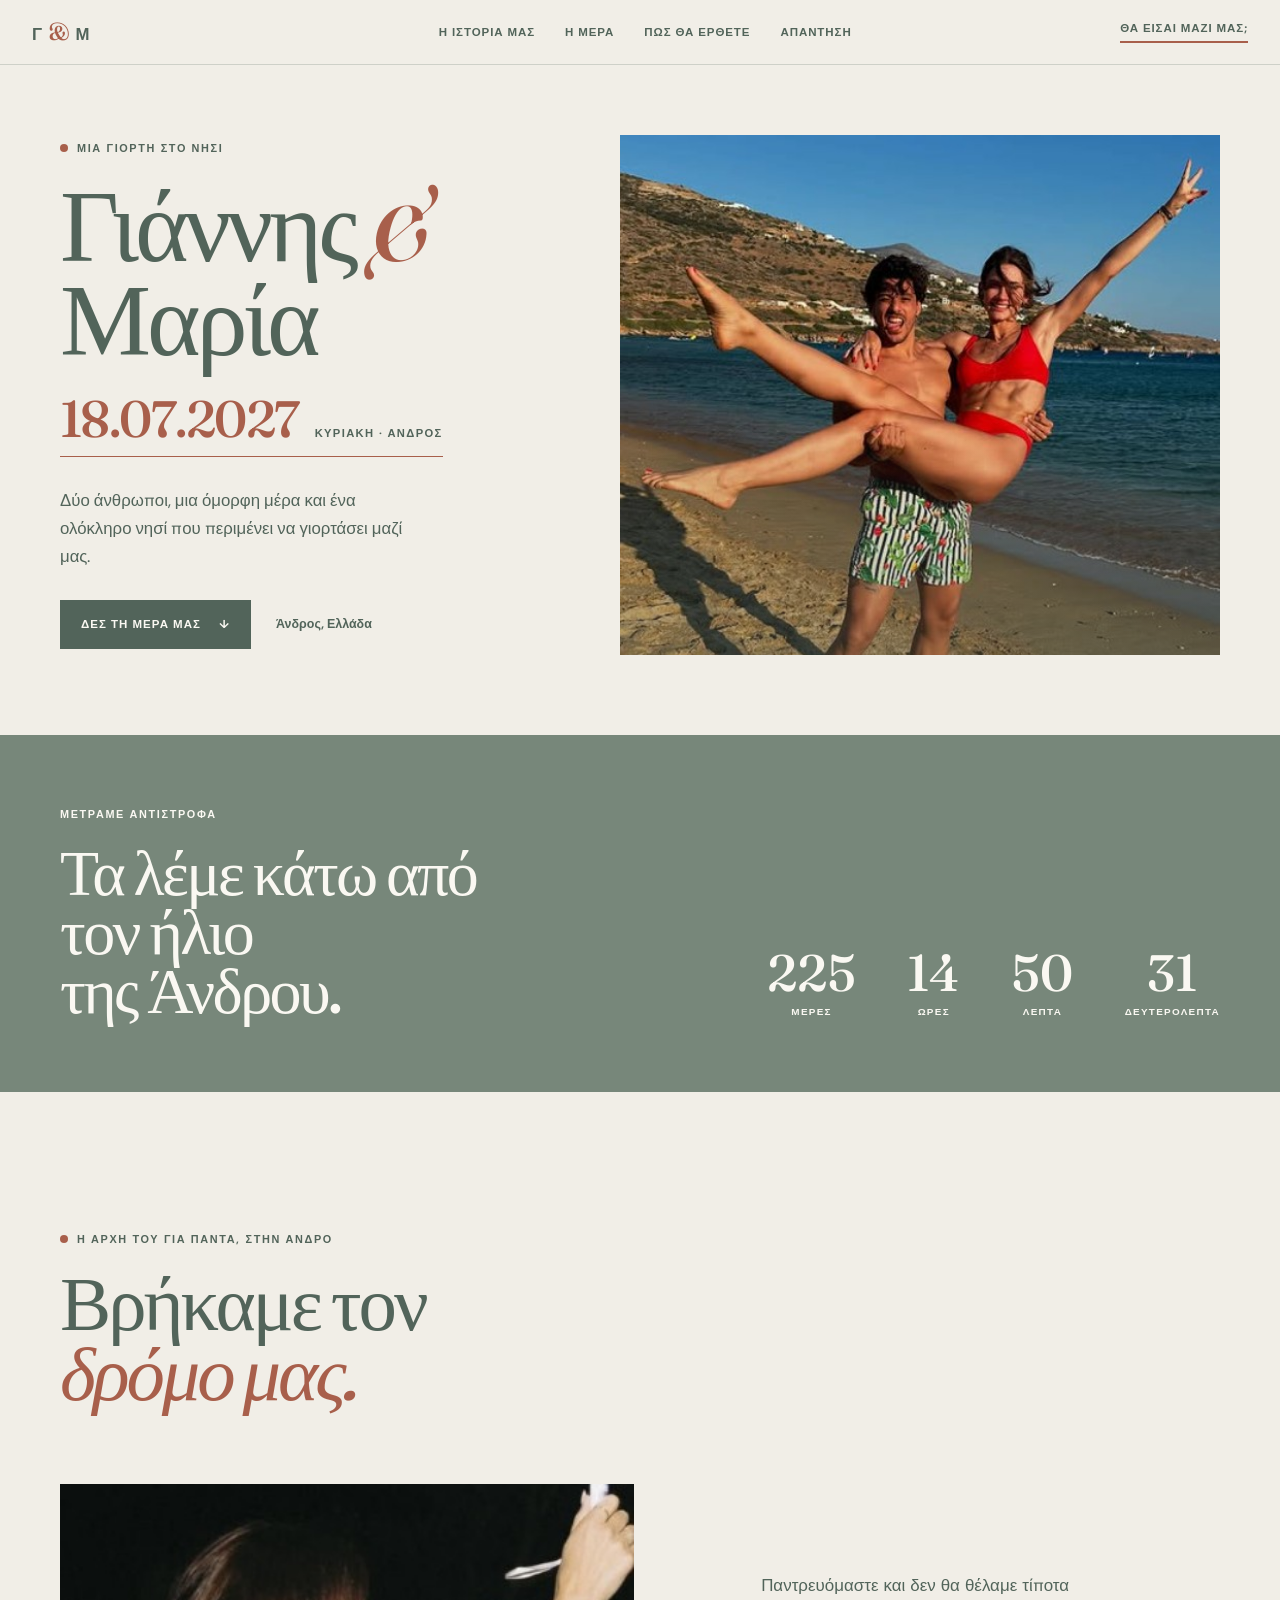
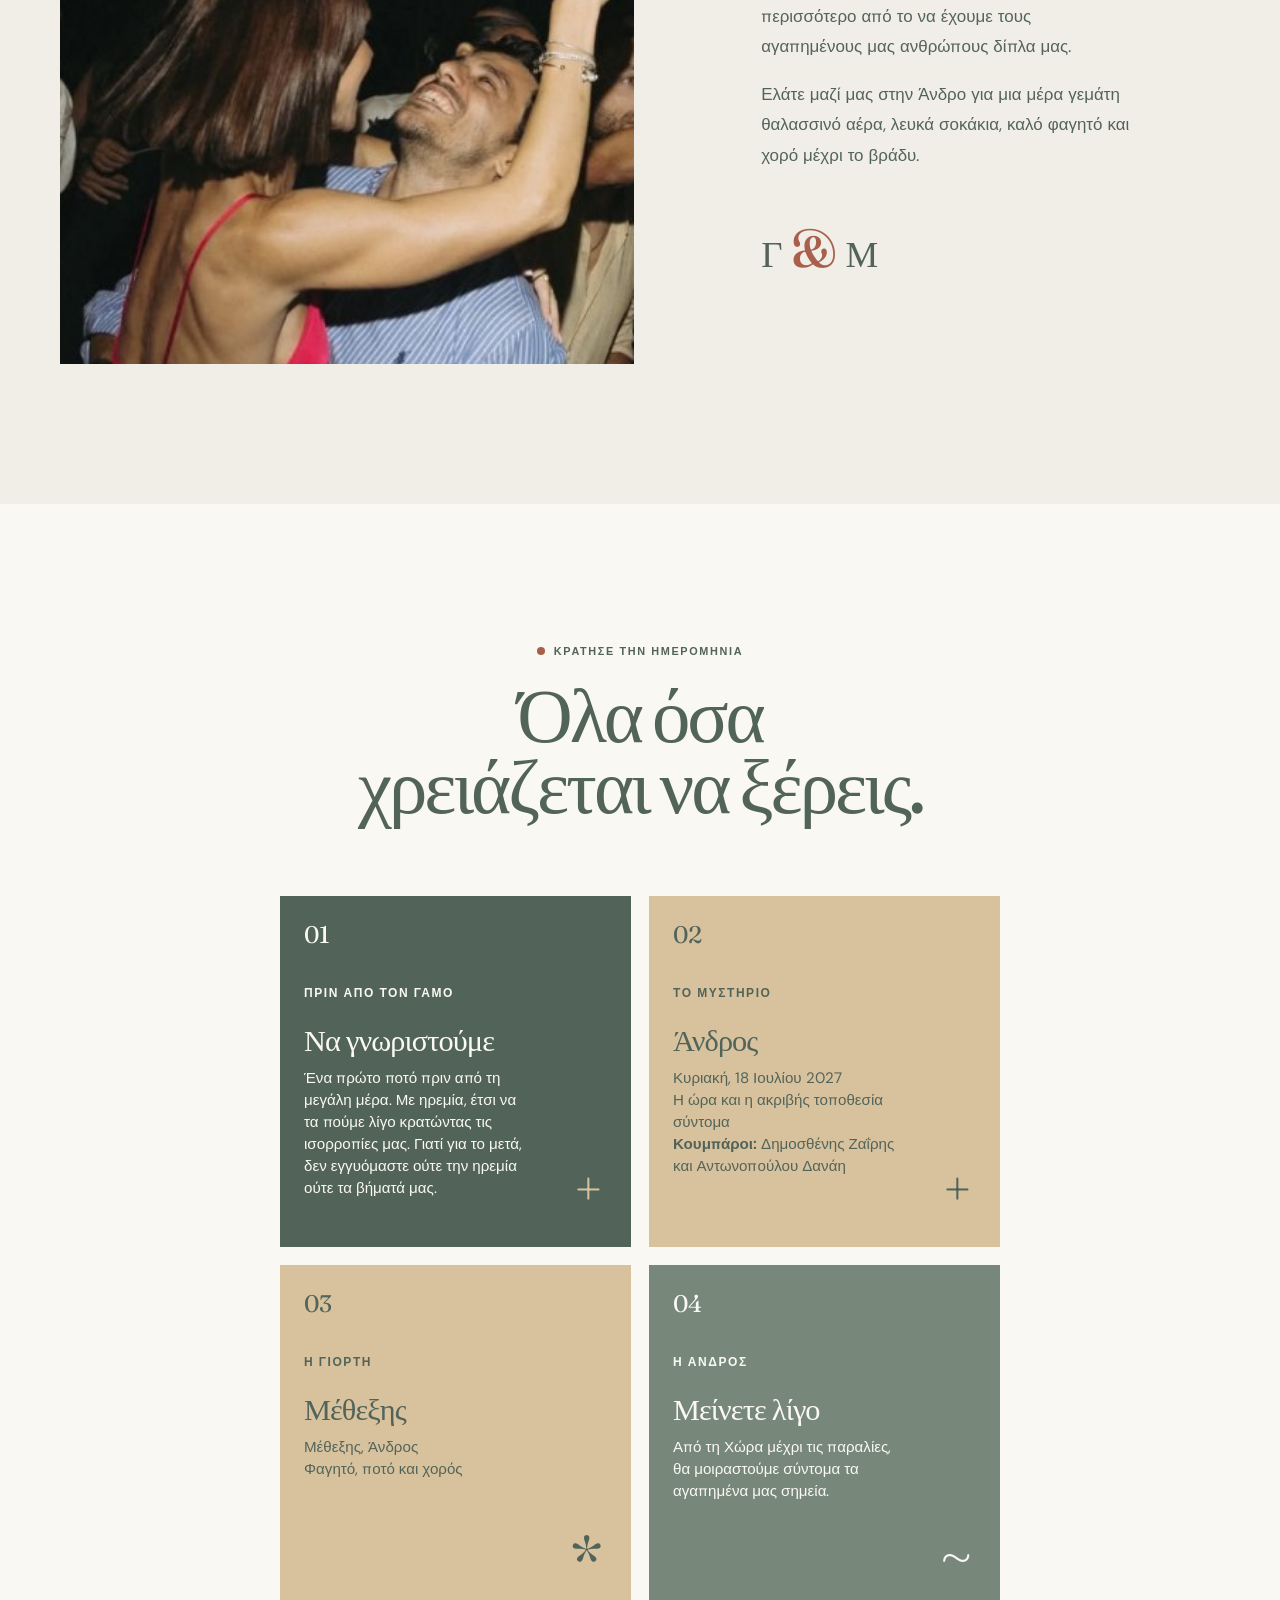
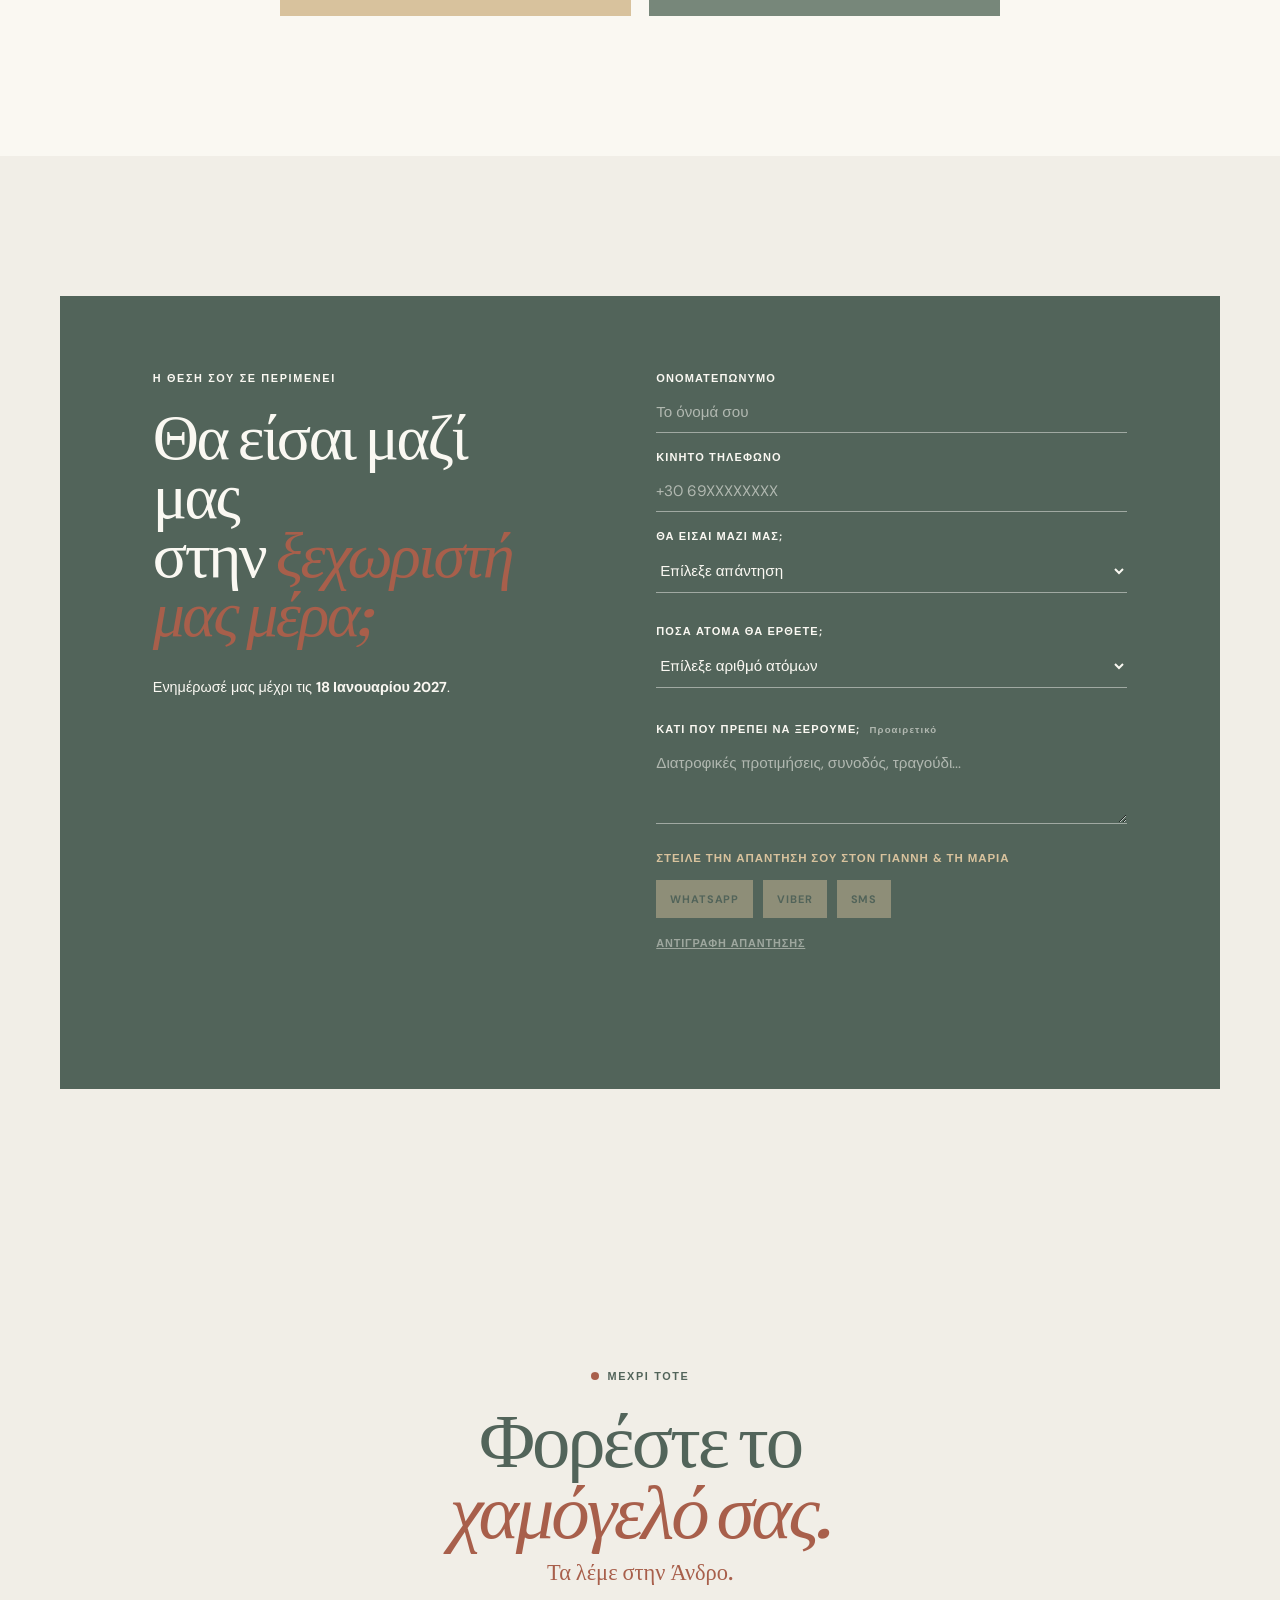
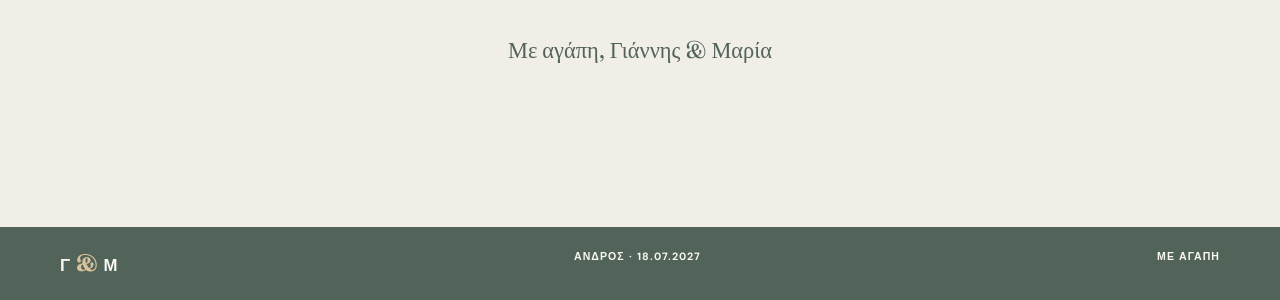
<file: index.html>
<!doctype html>
<html lang="el">
<head>
  <meta charset="UTF-8">
  <meta name="viewport" content="width=device-width, initial-scale=1.0">
  <meta name="description" content="Ο Γιάννης και η Μαρία παντρεύονται στην Άνδρο στις 18 Ιουλίου 2027.">
  <title>Γιάννης & Μαρία | Η μέρα μας</title>
  <link rel="preconnect" href="https://fonts.googleapis.com">
  <link rel="preconnect" href="https://fonts.gstatic.com" crossorigin>
  <link href="https://fonts.googleapis.com/css2?family=DM+Sans:wght@400;500;600;700&family=Fraunces:opsz,wght@9..144,500;9..144,600&display=swap" rel="stylesheet">
  <link href="https://fonts.googleapis.com/css2?family=Playpen+Sans:wght@400&display=swap" rel="stylesheet">
  <link href="https://fonts.googleapis.com/css2?family=Ballet&display=swap" rel="stylesheet">
  <link rel="stylesheet" href="styles.css?v=6">
  <style>
    .event-grid { display: grid; gap: 18px; grid-template-columns: repeat(2, minmax(0, 1fr)); }
    .event-card { aspect-ratio: 1 / 1; container-type: inline-size; display: flex; flex-direction: column; min-height: 0; overflow-wrap: anywhere; padding: 24px; }
    .event-card .card-label { font-size: clamp(.6rem, 4.5cqw, .75rem); margin-top: clamp(16px, 12cqw, 58px); }
    .event-card h3 { font-size: clamp(1rem, 10cqw, 2.2rem); margin-bottom: clamp(8px, 3cqw, 15px); }
    .event-card .event-meta { font-size: clamp(.65rem, 5cqw, .95rem); line-height: 1.45; }
    @media (max-width: 480px) {
      .event-grid { display: block; }
      .event-card { aspect-ratio: auto; min-height: 300px; }
      .event-card .card-label { margin-top: 70px; }
    }
  </style>
</head>
<body>
  <header class="site-header">
    <a class="wordmark" href="#top" aria-label="Αρχική σελίδα Γιάννη και Μαρίας">Γ <span>&</span> Μ</a>
    <nav class="nav-links" aria-label="Κύρια πλοήγηση">
      <a href="#story">Η ιστορία μας</a>
      <a href="#details">Η μέρα</a>
      <a href="directions.html">Πώς θα έρθετε</a>
      <a href="#rsvp">Απάντηση</a>
    </nav>
    <button class="menu-toggle" type="button" aria-label="Άνοιγμα μενού" aria-expanded="false" aria-controls="main-navigation"><span></span><span></span><span></span></button>
    <a class="nav-cta" href="#rsvp">Θα είσαι μαζί μας;</a>
  </header>

  <main id="top">
    <section class="hero section-shell">
      <div class="hero-copy reveal">
        <p class="eyebrow"><span class="eyebrow-dot"></span> Μια γιορτή στο νησί</p>
        <h1>Γιάννης <em>&</em><br>Μαρία</h1>
        <div class="hero-date"><strong>18.07.2027</strong><span>Κυριακή · Άνδρος</span></div>
        <p class="hero-intro">Δύο άνθρωποι, μια όμορφη μέρα και ένα ολόκληρο νησί που περιμένει να γιορτάσει μαζί μας.</p>
        <div class="hero-actions">
          <a class="button button-dark" href="#details">Δες τη μέρα μας <span aria-hidden="true">↓</span></a>
          <p class="date-note"><strong>Άνδρος, Ελλάδα</strong></p>
        </div>
      </div>
      <div class="hero-art reveal delay-one" role="img" aria-label="Ο Γιάννης και η Μαρία στην παραλία">
        <img src="photo_both.jpg" alt="Ο Γιάννης και η Μαρία στην παραλία">
      </div>
    </section>

    <section class="countdown-band">
      <div class="section-shell countdown-content">
        <div>
          <p class="eyebrow eyebrow-light">Μετράμε αντίστροφα</p>
          <h2><span>Τα λέμε κάτω από</span><span>τον ήλιο</span><span>της Άνδρου.</span></h2>
        </div>
        <div class="countdown" aria-label="Αντίστροφη μέτρηση για τον γάμο">
          <div><strong id="days">--</strong><span>μέρες</span></div>
          <div><strong id="hours">--</strong><span>ώρες</span></div>
          <div><strong id="minutes">--</strong><span>λεπτά</span></div>
          <div><strong id="seconds">--</strong><span>δευτερόλεπτα</span></div>
        </div>
      </div>
    </section>

    <section class="story section-shell" id="story">
      <div class="section-heading reveal">
        <p class="eyebrow"><span class="eyebrow-dot"></span> Η αρχή του για πάντα, στην Άνδρο</p>
        <h2>Βρήκαμε τον<br><em>δρόμο μας.</em></h2>
      </div>
      <div class="story-grid">
        <div class="story-image reveal delay-one"><img src="photo_both_I.jpg" alt="Ο Γιάννης και η Μαρία γιορτάζουν μαζί"></div>
        <div class="story-copy reveal delay-two">
          <p>Παντρευόμαστε και δεν θα θέλαμε τίποτα περισσότερο από το να έχουμε τους αγαπημένους μας ανθρώπους δίπλα μας.</p>
          <p>Ελάτε μαζί μας στην Άνδρο για μια μέρα γεμάτη θαλασσινό αέρα, λευκά σοκάκια, καλό φαγητό και χορό μέχρι το βράδυ.</p>
          <div class="signature">Γ <span>&</span> Μ</div>
        </div>
      </div>
    </section>

    <section class="details section-shell" id="details">
      <div class="section-heading centered reveal">
        <p class="eyebrow"><span class="eyebrow-dot"></span> Κράτησε την ημερομηνία</p>
        <h2><span>Όλα όσα</span><span>χρειάζεται να ξέρεις.</span></h2>
      </div>
      <div class="event-grid">
        <article class="event-card event-pre reveal">
          <span class="card-number">01</span>
          <p class="card-label">Πριν από τον γάμο</p>
          <h3>Να γνωριστούμε</h3>
          <p class="event-meta">Ένα πρώτο ποτό πριν από τη μεγάλη μέρα. Με ηρεμία, έτσι να τα πούμε λίγο κρατώντας τις ισορροπίες μας. Γιατί για το μετά, δεν εγγυόμαστε ούτε την ηρεμία ούτε τα βήματά μας.</p>
          <span class="card-mark">+</span>
        </article>
        <a class="event-card event-yellow event-link reveal delay-one" href="https://www.google.com/maps/search/Θεοσκέπαστη+Άνδρος" target="_blank" rel="noreferrer">
          <span class="card-number">02</span>
          <p class="card-label">Το μυστήριο</p>
          <h3>Άνδρος</h3>
          <p class="event-meta">Κυριακή, 18 Ιουλίου 2027<br>Η ώρα και η ακριβής τοποθεσία σύντομα<br><strong>Κουμπάροι:</strong> Δημοσθένης Ζαΐρης και Αντωνοπούλου Δανάη</p>
          <span class="card-mark">+</span>
        </a>
        <a class="event-card event-yellow event-link reveal delay-one" href="https://www.google.com/maps/search/Μέθεξης+Άνδρος" target="_blank" rel="noreferrer">
          <span class="card-number">03</span>
          <p class="card-label">Η γιορτή</p>
          <h3>Μέθεξης</h3>
          <p class="event-meta">Μέθεξης, Άνδρος<br>Φαγητό, ποτό και χορός</p>
          <span class="card-mark">*</span>
        </a>
        <article class="event-card event-teal reveal delay-two">
          <span class="card-number">04</span>
          <p class="card-label">Η Άνδρος</p>
          <h3>Μείνετε λίγο</h3>
          <p class="event-meta">Από τη Χώρα μέχρι τις παραλίες, θα μοιραστούμε σύντομα τα αγαπημένα μας σημεία.</p>
          <span class="card-mark">~</span>
        </article>
      </div>
    </section>

    <section class="rsvp section-shell" id="rsvp">
      <div class="rsvp-panel reveal">
        <div class="rsvp-intro">
          <p class="eyebrow eyebrow-light">Η θέση σου σε περιμένει</p>
          <h2>Θα είσαι μαζί μας<br>στην <em>ξεχωριστή μας μέρα;</em></h2>
          <p>Ενημέρωσέ μας μέχρι τις <strong>18 Ιανουαρίου 2027</strong>.</p>
        </div>
        <form id="rsvp-form" class="rsvp-form">
          <label>Ονοματεπώνυμο<input type="text" name="name" placeholder="Το όνομά σου" required></label>
          <label>Κινητό τηλέφωνο<input type="tel" name="phone" placeholder="+30 69XXXXXXXX" autocomplete="tel" required></label>
          <label>Θα είσαι μαζί μας;
            <select name="attendance" required>
              <option value="" disabled selected>Επίλεξε απάντηση</option>
              <option>Δεν θα το έχανα με τίποτα</option>
              <option>ΠΡΟΦΑΝΩΣ</option>
              <option>Άστο πάνω μου</option>
              <option>Ναι, θα είμαι εκεί</option>
              <option>Δυστυχώς, δεν θα μπορέσω</option>
            </select>
            <span class="attendance-status" id="attendance-status" aria-live="polite"></span>
          </label>
          <label>Πόσα άτομα θα έρθετε;
            <select name="party_size" required>
              <option value="" disabled selected>Επίλεξε αριθμό ατόμων</option>
              <option value="1">Δεν χρειάζομαι παρέα</option>
              <option value="2">2 άτομα</option>
              <option value="3">3 άτομα</option>
              <option value="4">4 άτομα</option>
              <option value="5">5 άτομα</option>
            </select>
          </label>
          <div class="guest-fields" id="guest-fields" aria-live="polite"></div>
          <label>Κάτι που πρέπει να ξέρουμε; <span class="optional">Προαιρετικό</span><textarea name="note" rows="3" placeholder="Διατροφικές προτιμήσεις, συνοδός, τραγούδι..."></textarea></label>
          <div class="contact-actions" id="contact-actions">
            <p class="contact-actions-title">Στείλε την απάντησή σου στον Γιάννη &amp; τη Μαρία</p>
            <div class="contact-buttons">
              <button class="contact-button" id="whatsapp-rsvp" type="button" disabled>WhatsApp</button>
              <button class="contact-button" id="viber-rsvp" type="button" disabled>Viber</button>
              <button class="contact-button" id="sms-rsvp" type="button" disabled>SMS</button>
            </div>
            <button class="fallback-button" id="copy-rsvp" type="button" disabled>Αντιγραφή απάντησης</button>
          </div>
          <p class="form-note" id="form-message" role="status"></p>
        </form>
      </div>
    </section>

    <section class="closing section-shell">
      <p class="eyebrow"><span class="eyebrow-dot"></span> Μέχρι τότε</p>
      <h2>Φορέστε το<br><em>χαμόγελό σας.</em></h2>
      <p class="closing-invitation">Τα λέμε στην Άνδρο.</p>
      <p class="closing-line">Με αγάπη, Γιάννης & Μαρία</p>
    </section>
  </main>

  <footer class="site-footer">
    <div class="section-shell footer-content">
      <span>Γ <b>&</b> Μ</span>
      <span>Άνδρος · 18.07.2027</span>
      <span>Με αγάπη</span>
    </div>
  </footer>

  <script src="script.js?v=4"></script>
</body>
</html>
</file>
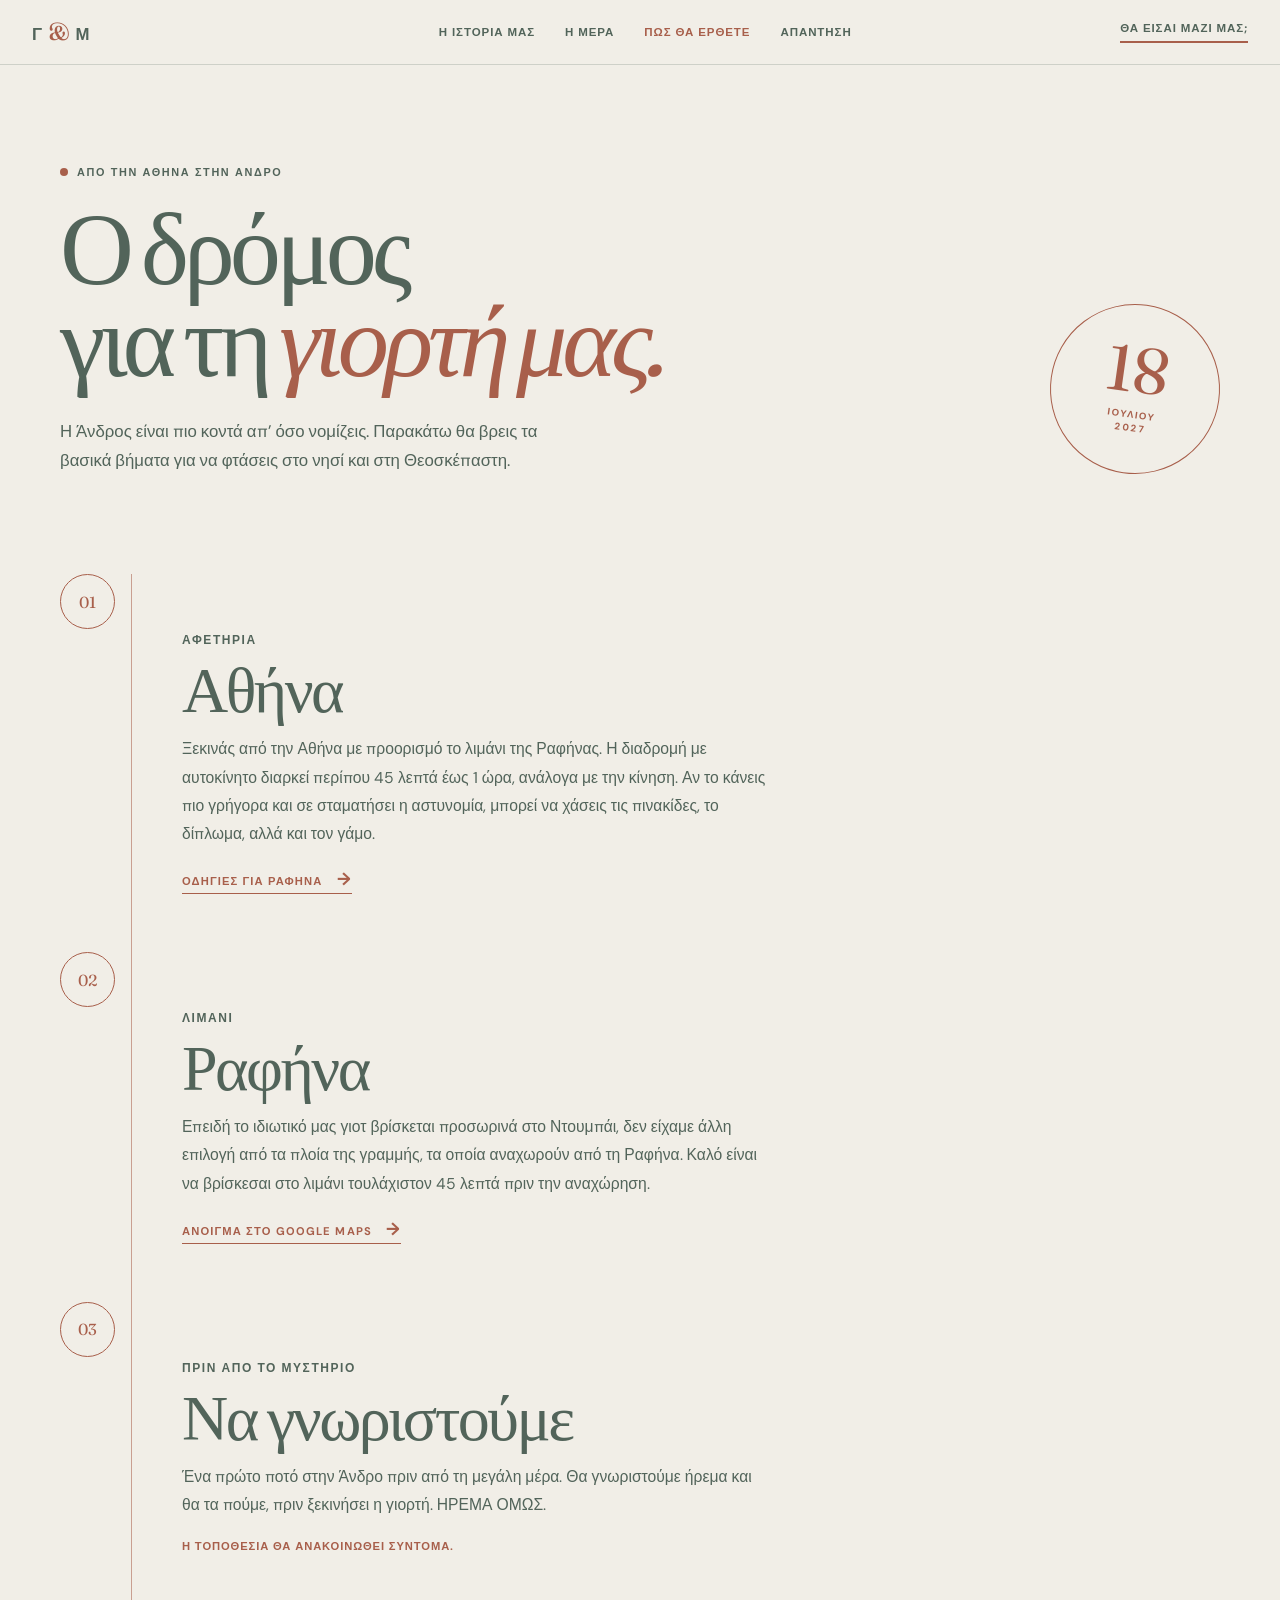
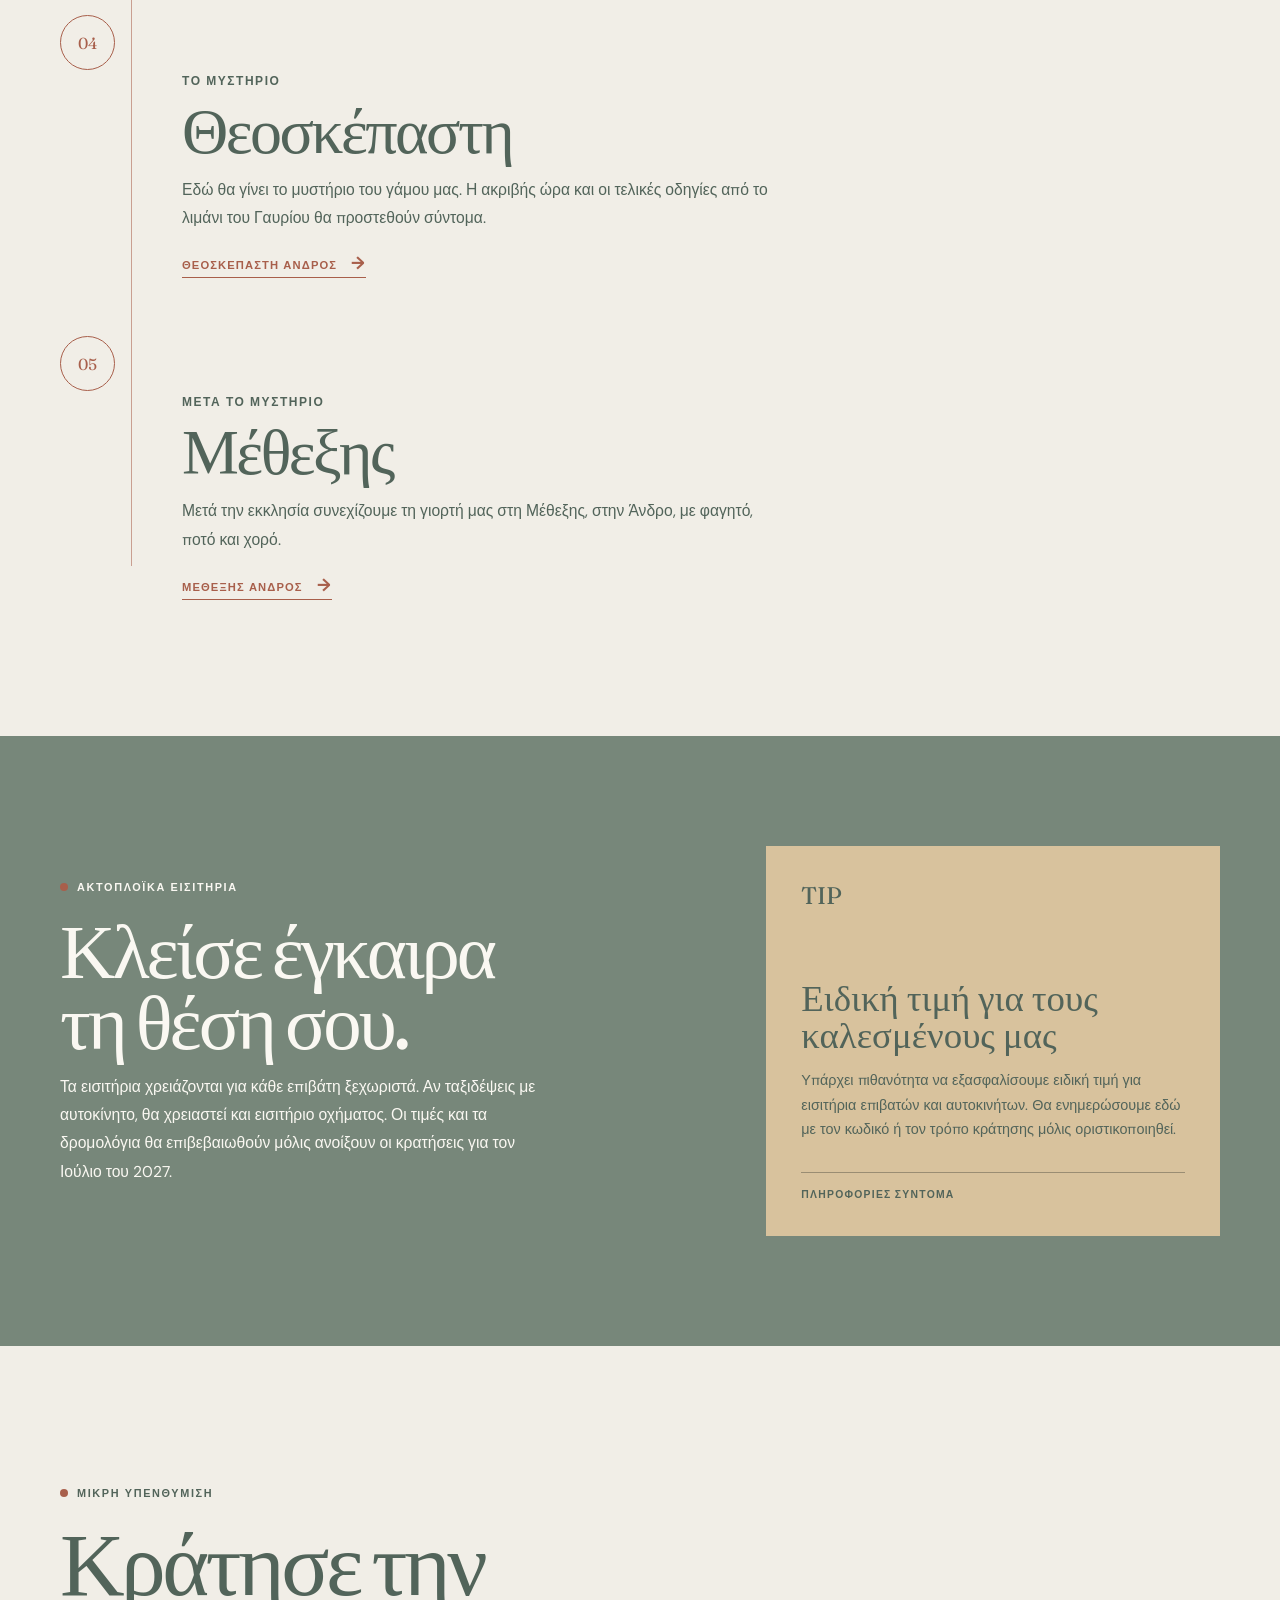
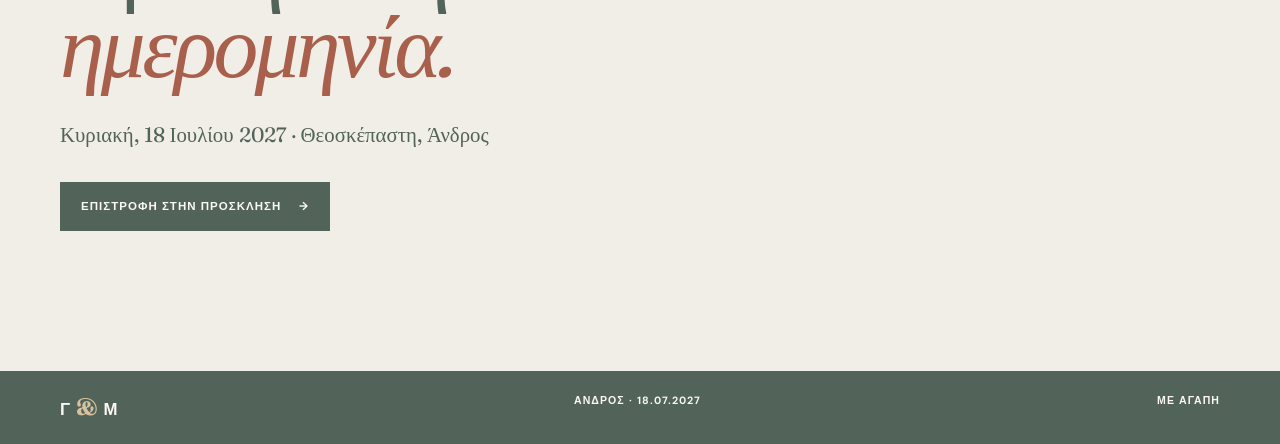
<file: directions.html>
<!doctype html>
<html lang="el">
<head>
  <meta charset="UTF-8">
  <meta name="viewport" content="width=device-width, initial-scale=1.0">
  <meta name="description" content="Πώς θα ταξιδέψετε από την Αθήνα στην Άνδρο για τον γάμο του Γιάννη και της Μαρίας.">
  <title>Πώς θα έρθετε | Γιάννης & Μαρία</title>
  <link rel="preconnect" href="https://fonts.googleapis.com">
  <link rel="preconnect" href="https://fonts.gstatic.com" crossorigin>
  <link href="https://fonts.googleapis.com/css2?family=DM+Sans:wght@400;500;600;700&family=Fraunces:opsz,wght@9..144,500;9..144,600&display=swap" rel="stylesheet">
  <link rel="stylesheet" href="styles.css?v=6">
</head>
<body>
  <header class="site-header">
    <a class="wordmark" href="index.html#top" aria-label="Αρχική σελίδα Γιάννη και Μαρίας">Γ <span>&</span> Μ</a>
    <nav class="nav-links" aria-label="Κύρια πλοήγηση">
      <a href="index.html#story">Η ιστορία μας</a>
      <a href="index.html#details">Η μέρα</a>
      <a class="active-link" href="directions.html">Πώς θα έρθετε</a>
      <a href="index.html#rsvp">Απάντηση</a>
    </nav>
    <button class="menu-toggle" type="button" aria-label="Άνοιγμα μενού" aria-expanded="false" aria-controls="main-navigation"><span></span><span></span><span></span></button>
    <a class="nav-cta" href="index.html#rsvp">Θα είσαι μαζί μας;</a>
  </header>

  <main class="travel-page">
    <section class="travel-hero section-shell">
      <div>
        <p class="eyebrow"><span class="eyebrow-dot"></span> Από την Αθήνα στην Άνδρο</p>
        <h1>Ο δρόμος<br>για τη <em>γιορτή μας.</em></h1>
        <p class="travel-lead">Η Άνδρος είναι πιο κοντά απ’ όσο νομίζεις. Παρακάτω θα βρεις τα βασικά βήματα για να φτάσεις στο νησί και στη Θεοσκέπαστη.</p>
      </div>
      <div class="travel-stamp" aria-hidden="true"><span>18</span><small>ΙΟΥΛΙΟΥ<br>2027</small></div>
    </section>

    <section class="route-section section-shell">
      <div class="route-line" aria-hidden="true"></div>
      <article class="route-step">
        <span class="step-number">01</span>
        <div><p class="card-label">Αφετηρία</p><h2>Αθήνα</h2><p>Ξεκινάς από την Αθήνα με προορισμό το λιμάνι της Ραφήνας. Η διαδρομή με αυτοκίνητο διαρκεί περίπου 45 λεπτά έως 1 ώρα, ανάλογα με την κίνηση. Αν το κάνεις πιο γρήγορα και σε σταματήσει η αστυνομία, μπορεί να χάσεις τις πινακίδες, το δίπλωμα, αλλά και τον γάμο.</p><a class="text-link" href="https://www.google.com/maps/dir/Athens/Rafina+Port" target="_blank" rel="noreferrer">Οδηγίες για Ραφήνα <span>→</span></a></div>
      </article>
      <article class="route-step">
        <span class="step-number">02</span>
        <div><p class="card-label">Λιμάνι</p><h2>Ραφήνα</h2><p>Επειδή το ιδιωτικό μας γιοτ βρίσκεται προσωρινά στο Ντουμπάι, δεν είχαμε άλλη επιλογή από τα πλοία της γραμμής, τα οποία αναχωρούν από τη Ραφήνα. Καλό είναι να βρίσκεσαι στο λιμάνι τουλάχιστον 45 λεπτά πριν την αναχώρηση.</p><a class="text-link" href="https://www.google.com/maps/search/Rafina+Port" target="_blank" rel="noreferrer">Άνοιγμα στο Google Maps <span>→</span></a></div>
      </article>
      <article class="route-step">
        <span class="step-number">03</span>
        <div><p class="card-label">Πριν από το μυστήριο</p><h2>Να γνωριστούμε</h2><p>Ένα πρώτο ποτό στην Άνδρο πριν από τη μεγάλη μέρα. Θα γνωριστούμε ήρεμα και θα τα πούμε, πριν ξεκινήσει η γιορτή. ΗΡΕΜΑ ΟΜΩΣ.</p><span class="route-note">Η τοποθεσία θα ανακοινωθεί σύντομα.</span></div>
      </article>
      <article class="route-step">
        <span class="step-number">04</span>
        <div><p class="card-label">Το μυστήριο</p><h2>Θεοσκέπαστη</h2><p>Εδώ θα γίνει το μυστήριο του γάμου μας. Η ακριβής ώρα και οι τελικές οδηγίες από το λιμάνι του Γαυρίου θα προστεθούν σύντομα.</p><a class="text-link" href="https://www.google.com/maps/search/Θεοσκέπαστη+Άνδρος" target="_blank" rel="noreferrer">Θεοσκέπαστη Άνδρος <span>→</span></a></div>
      </article>
      <article class="route-step route-final">
        <span class="step-number">05</span>
        <div><p class="card-label">Μετά το μυστήριο</p><h2>Μέθεξης</h2><p>Μετά την εκκλησία συνεχίζουμε τη γιορτή μας στη Μέθεξης, στην Άνδρο, με φαγητό, ποτό και χορό.</p><a class="text-link" href="https://www.google.com/maps/search/Μέθεξης+Άνδρος" target="_blank" rel="noreferrer">Μέθεξης Άνδρος <span>→</span></a></div>
      </article>
    </section>

    <section class="tickets-section">
      <div class="section-shell tickets-grid">
        <div>
          <p class="eyebrow"><span class="eyebrow-dot"></span> Ακτοπλοϊκά εισιτήρια</p>
          <h2>Κλείσε έγκαιρα<br>τη θέση σου.</h2>
          <p>Τα εισιτήρια χρειάζονται για κάθε επιβάτη ξεχωριστά. Αν ταξιδέψεις με αυτοκίνητο, θα χρειαστεί και εισιτήριο οχήματος. Οι τιμές και τα δρομολόγια θα επιβεβαιωθούν μόλις ανοίξουν οι κρατήσεις για τον Ιούλιο του 2027.</p>
        </div>
        <div class="fare-card">
          <span class="card-number">TIP</span>
          <h3>Ειδική τιμή για τους καλεσμένους μας</h3>
          <p>Υπάρχει πιθανότητα να εξασφαλίσουμε ειδική τιμή για εισιτήρια επιβατών και αυτοκινήτων. Θα ενημερώσουμε εδώ με τον κωδικό ή τον τρόπο κράτησης μόλις οριστικοποιηθεί.</p>
          <span class="fare-status">Πληροφορίες σύντομα</span>
        </div>
      </div>
    </section>

    <section class="travel-note section-shell">
      <p class="eyebrow"><span class="eyebrow-dot"></span> Μικρή υπενθύμιση</p>
      <h2>Κράτησε την<br><em>ημερομηνία.</em></h2>
      <p>Κυριακή, 18 Ιουλίου 2027 · Θεοσκέπαστη, Άνδρος</p>
      <a class="button button-dark" href="index.html#rsvp">Επιστροφή στην πρόσκληση <span aria-hidden="true">→</span></a>
    </section>
  </main>

  <footer class="site-footer"><div class="section-shell footer-content"><span>Γ <b>&</b> Μ</span><span>Άνδρος · 18.07.2027</span><span>Με αγάπη</span></div></footer>
  <script src="script.js?v=2"></script>
</body>
</html>
</file>
<file: styles.css>
:root {
  --ink: #52645a;
  --paper: #f1eee7;
  --yellow: #d8c29d;
  --coral: #a85f4b;
  --teal: #77877a;
  --sky: #d9d5ca;
  --white: #faf8f2;
  --line: rgba(82, 100, 90, 0.22);
  --serif: "Fraunces", Georgia, serif;
  --sans: "DM Sans", sans-serif;
}

* { box-sizing: border-box; }
html { scroll-behavior: smooth; }
body { margin: 0; background: var(--paper); color: var(--ink); font-family: var(--sans); }
a { color: inherit; text-decoration: none; }
.section-shell { width: min(1160px, calc(100% - 64px)); margin: 0 auto; }
.site-header { align-items: center; backdrop-filter: blur(10px); background: rgba(241, 238, 231, .94); border-bottom: 1px solid var(--line); display: flex; justify-content: space-between; margin: 0 auto; max-width: 1280px; padding: 18px 32px; position: sticky; top: 0; z-index: 10; }
.wordmark, .footer-content > span:first-child { font-size: 1.05rem; font-weight: 700; letter-spacing: .05em; }
.wordmark span, .signature span { color: var(--coral); font-family: var(--serif); font-size: 1.35em; font-weight: 500; }
.nav-links { display: flex; gap: 30px; margin-left: 80px; }
.nav-links a { font-size: .72rem; font-weight: 700; letter-spacing: .08em; text-transform: uppercase; }
.nav-links a:hover { color: var(--coral); }
.nav-cta { border-bottom: 2px solid var(--coral); font-size: .72rem; font-weight: 700; letter-spacing: .08em; padding-bottom: 5px; text-transform: uppercase; }
.menu-toggle { align-items: center; background: transparent; border: 1px solid var(--ink); color: var(--ink); cursor: pointer; display: none; flex-direction: column; gap: 4px; height: 38px; justify-content: center; padding: 0; width: 42px; }
.menu-toggle span { background: currentColor; display: block; height: 1px; transition: transform .2s, opacity .2s; width: 18px; }
.site-header.menu-open .menu-toggle span:first-child { transform: translateY(5px) rotate(45deg); }.site-header.menu-open .menu-toggle span:nth-child(2) { opacity: 0; }.site-header.menu-open .menu-toggle span:last-child { transform: translateY(-5px) rotate(-45deg); }
.hero { align-items: center; display: grid; gap: 6%; grid-template-columns: .9fr 1.1fr; min-height: 650px; padding-bottom: 80px; padding-top: 70px; }
.eyebrow { align-items: center; display: flex; font-size: .68rem; font-weight: 700; gap: 9px; letter-spacing: .15em; margin: 0 0 22px; text-transform: uppercase; }
.eyebrow-dot { background: var(--coral); border-radius: 50%; display: inline-block; height: 8px; width: 8px; }
.hero h1, h2 { font-family: var(--serif); font-weight: 500; letter-spacing: -.04em; line-height: .92; margin: 0; }
.hero h1 { font-size: clamp(4.2rem, 8vw, 7.5rem); }
h1 em, h2 em { color: var(--coral); font-style: italic; }
.hero-intro { font-size: 1.05rem; line-height: 1.65; margin: 30px 0; max-width: 360px; }
.hero-actions { align-items: center; display: flex; gap: 25px; }
.button { border: 0; cursor: pointer; display: inline-flex; font-family: var(--sans); font-size: .72rem; font-weight: 700; gap: 18px; justify-content: center; letter-spacing: .09em; padding: 17px 21px; text-transform: uppercase; transition: transform .2s, box-shadow .2s; }
.button:hover { box-shadow: 5px 5px 0 var(--coral); transform: translate(-2px, -2px); }
.button-dark { background: var(--ink); color: var(--white); }
.button-light { background: var(--yellow); color: var(--ink); }
.date-note { font-size: .72rem; line-height: 1.6; margin: 0; }
.date-note strong { font-size: .78rem; }
.hero-art { background: var(--sky); height: 520px; overflow: hidden; position: relative; }
.hero-art::after { background: linear-gradient(180deg, rgba(82, 100, 90, 0) 55%, rgba(82, 100, 90, .3)); content: ""; inset: 0; position: absolute; }
.hero-art img { display: block; height: 100%; object-fit: cover; object-position: center 48%; width: 100%; }
.sun { background: var(--yellow); border-radius: 50%; height: 190px; position: absolute; right: 13%; top: 8%; width: 190px; }
.cloud { background: var(--white); border-radius: 50%; height: 35px; opacity: .75; position: absolute; width: 120px; }
.cloud::after, .cloud::before { background: inherit; border-radius: 50%; content: ""; position: absolute; }
.cloud::before { height: 54px; left: 22px; top: -21px; width: 54px; }.cloud::after { height: 38px; right: 18px; top: -12px; width: 38px; }
.cloud-one { left: 9%; top: 27%; }.cloud-two { right: 5%; top: 45%; transform: scale(.65); }
.island { bottom: 23%; position: absolute; transform: rotate(-5deg); }
.island-back { background: var(--coral); border-radius: 70% 40% 0 0; height: 190px; left: -8%; width: 67%; }
.island-front { background: var(--teal); border-radius: 60% 70% 0 0; bottom: 0; height: 150px; right: -8%; transform: rotate(7deg); width: 78%; }
.sea-line { border-top: 2px solid rgba(255, 253, 248, .7); border-radius: 50%; height: 30px; position: absolute; right: 11%; width: 34%; }
.line-one { bottom: 26%; }.line-two { bottom: 20%; right: 20%; transform: scale(.7); }
.flower { color: var(--white); font-size: 2rem; position: absolute; }.flower-one { bottom: 8%; left: 10%; }.flower-two { bottom: 14%; right: 13%; color: var(--yellow); }
.countdown-band { background: var(--teal); color: var(--white); padding: 72px 0; }
.countdown-content { align-items: end; display: flex; justify-content: space-between; }.eyebrow-light { color: var(--white); }.countdown-content h2 { font-size: clamp(2.8rem, 5vw, 4.8rem); }
.countdown-content h2 span { display: block; }
.countdown { display: flex; gap: clamp(17px, 4vw, 55px); }.countdown div { text-align: center; }.countdown strong { display: block; font-family: var(--serif); font-size: clamp(2.1rem, 4vw, 4.4rem); font-weight: 500; line-height: 1; }.countdown span { font-size: .62rem; font-weight: 700; letter-spacing: .13em; text-transform: uppercase; }
.story, .details, .closing { padding-bottom: 140px; padding-top: 140px; }.section-heading h2, .closing h2 { font-size: clamp(3.4rem, 6vw, 6rem); }.story-grid { align-items: center; display: grid; gap: 11%; grid-template-columns: 1fr .8fr; margin-top: 75px; }.story-image { align-items: end; background: linear-gradient(145deg, var(--yellow) 0 60%, var(--teal) 60%); display: flex; height: 480px; justify-content: center; padding: 24px; }.story-image span { background: var(--white); font-size: .72rem; letter-spacing: .08em; padding: 10px 13px; text-transform: uppercase; }.story-copy { font-size: 1.06rem; line-height: 1.8; max-width: 370px; }.signature { font-family: var(--serif); font-size: 2.3rem; margin-top: 35px; }.signature span { color: var(--coral); }
.details { background: var(--white); max-width: 100%; padding-left: max(32px, calc((100% - 1160px) / 2)); padding-right: max(32px, calc((100% - 1160px) / 2)); }.centered { text-align: center; }.centered .eyebrow { justify-content: center; }.event-grid { display: grid; gap: 18px; grid-template-columns: repeat(3, 1fr); margin-top: 75px; }.event-card { min-height: 340px; padding: 30px; position: relative; }.event-yellow { background: var(--yellow); }.event-coral { background: var(--coral); }.event-teal { background: var(--teal); }.card-number { font-family: var(--serif); font-size: 1.5rem; }.card-label { font-size: .67rem; font-weight: 700; letter-spacing: .13em; margin-top: 92px; text-transform: uppercase; }.event-card h3 { font-family: var(--serif); font-size: 2.2rem; font-weight: 500; letter-spacing: -.03em; margin: 8px 0 15px; }.event-meta { font-size: .83rem; line-height: 1.7; margin: 0; max-width: 230px; }.card-mark { bottom: 25px; font-family: var(--serif); font-size: 3.4rem; position: absolute; right: 28px; }
.rsvp { padding-bottom: 140px; padding-top: 140px; }.rsvp-panel { background: var(--ink); color: var(--white); display: grid; gap: 13%; grid-template-columns: .8fr 1fr; padding: 75px 8%; }.rsvp-intro h2 { font-size: clamp(3.3rem, 5vw, 5.4rem); }.rsvp-intro > p:last-child { font-size: .9rem; line-height: 1.7; margin-top: 32px; }.rsvp-form { display: grid; gap: 17px; }.rsvp-form label { font-size: .69rem; font-weight: 700; letter-spacing: .1em; text-transform: uppercase; }.rsvp-form input, .rsvp-form select, .rsvp-form textarea { background: transparent; border: 0; border-bottom: 1px solid rgba(255, 253, 248, .45); border-radius: 0; color: var(--white); display: block; font: 400 .95rem var(--sans); margin-top: 7px; outline: none; padding: 10px 0; width: 100%; }.rsvp-form select option { color: var(--ink); }.rsvp-form textarea { resize: vertical; }.rsvp-form input::placeholder, .rsvp-form textarea::placeholder { color: rgba(255, 253, 248, .55); }.optional { color: rgba(255, 253, 248, .55); font-size: .6rem; margin-left: 5px; text-transform: none; }.rsvp-form .button { justify-self: start; margin-top: 10px; }.form-note { color: var(--yellow); font-size: .78rem; min-height: 18px; }
.closing { text-align: center; }.closing .eyebrow { justify-content: center; }.closing-line { font-family: var(--serif); font-size: 1.4rem; margin-top: 50px; }.site-footer { background: var(--yellow); padding: 23px 0; }.footer-content { display: flex; font-size: .66rem; font-weight: 700; justify-content: space-between; letter-spacing: .1em; text-transform: uppercase; }.footer-content b { color: var(--coral); font-family: var(--serif); font-size: 1.3em; }
.reveal { animation: rise .8s both; }.delay-one { animation-delay: .12s; }.delay-two { animation-delay: .22s; }@keyframes rise { from { opacity: 0; transform: translateY(18px); } to { opacity: 1; transform: translateY(0); } }
@media (max-width: 760px) { .section-shell { width: min(100% - 40px, 560px); }.site-header { padding: 20px; }.nav-links { display: none; }.nav-cta { font-size: .62rem; }.hero { display: block; min-height: auto; padding-bottom: 60px; padding-top: 55px; }.hero h1 { font-size: clamp(4.1rem, 20vw, 6rem); }.hero-actions { align-items: start; flex-direction: column; gap: 18px; }.hero-art { height: 350px; margin-top: 50px; }.sun { height: 125px; width: 125px; }.countdown-band { padding: 55px 0; }.countdown-content { align-items: start; display: block; }.countdown-content h2 { font-size: 3.3rem; }.countdown { justify-content: space-between; margin-top: 38px; }.countdown strong { font-size: 2.5rem; }.countdown span { font-size: .5rem; }.story, .details, .closing, .rsvp { padding-bottom: 85px; padding-top: 85px; }.story-grid, .event-grid, .rsvp-panel { display: block; }.story-image { height: 350px; margin-top: 45px; }.story-copy { margin-top: 35px; }.event-card { min-height: 300px; margin-top: 14px; }.card-label { margin-top: 70px; }.rsvp-panel { padding: 48px 25px; }.rsvp-form { margin-top: 45px; }.footer-content { align-items: center; flex-direction: column; gap: 12px; text-align: center; } }

/* The photographs lead the design now; the original illustration rules remain unused. */
.hero-art { background: var(--sky); }
.hero-art::after { background: linear-gradient(180deg, rgba(82, 100, 90, 0) 55%, rgba(82, 100, 90, .3)); content: ""; inset: 0; position: absolute; }
.hero-art img { display: block; height: 100%; object-fit: cover; object-position: center 48%; width: 100%; }
.countdown-band { background: var(--teal); }
.story-image { background: var(--sky); display: block; overflow: hidden; padding: 0; }
.story-image img { display: block; height: 100%; object-fit: cover; object-position: center; width: 100%; }
.event-coral { color: var(--white); }
.event-teal { color: var(--white); }
.site-footer { background: var(--ink); color: var(--white); }
.footer-content b { color: var(--yellow); }
.closing-invitation { color: var(--coral); font-family: var(--serif); font-size: 1.4rem; margin: 12px 0 0; }

.hero-date { align-items: baseline; border-bottom: 1px solid var(--coral); display: flex; gap: 16px; margin: 28px 0 0; padding-bottom: 12px; width: fit-content; }
.hero-date strong { color: var(--coral); font-family: var(--serif); font-size: clamp(2rem, 4vw, 3.2rem); font-weight: 500; letter-spacing: -.03em; line-height: 1; }
.hero-date span { font-size: .7rem; font-weight: 700; letter-spacing: .12em; text-transform: uppercase; }
.event-grid { grid-auto-rows: minmax(340px, 1fr); grid-template-columns: repeat(2, minmax(0, 1fr)); }
.event-card { min-width: 0; overflow-wrap: anywhere; }
.event-grid { grid-auto-rows: auto; }
.event-card { aspect-ratio: 1 / 1; display: flex; flex-direction: column; min-height: 0; padding: 24px; }
.event-card { container-type: inline-size; }
.card-label { font-size: clamp(.6rem, 4.5cqw, .75rem); margin-top: clamp(16px, 12cqw, 58px); }
.event-card h3 { font-size: clamp(1rem, 10cqw, 2.2rem); margin-bottom: clamp(8px, 3cqw, 15px); }
.event-meta { font-size: clamp(.65rem, 5cqw, .95rem); line-height: 1.45; }
.event-pre { background: var(--ink); color: var(--white); }
.event-pre .card-mark { color: var(--yellow); }
@media (max-width: 760px) { .hero-date { margin-top: 24px; }.hero-date strong { font-size: 2.5rem; }.event-grid { display: block; grid-auto-rows: auto; }.event-card { aspect-ratio: auto; min-height: 300px; }.card-label { margin-top: 70px; } }
@media (min-width: 561px) and (max-width: 760px) { .event-grid { display: grid; grid-template-columns: repeat(2, minmax(0, 1fr)); }.event-card { aspect-ratio: 1 / 1; min-height: 0; } }
@media (min-width: 481px) and (max-width: 760px) { .details { width: 100%; padding-left: 10px; padding-right: 10px; }.details .event-grid { display: grid; grid-template-columns: repeat(2, minmax(0, 1fr)); }.details .event-card { aspect-ratio: 1 / 1; min-height: 0; } }
.details { width: min(720px, 100%); padding-left: 0; padding-right: 0; }
.details .section-heading h2 { max-width: 760px; margin-left: auto; margin-right: auto; }
@media (min-width: 481px) { .details .section-heading h2 { white-space: nowrap; } }
.details { max-width: none; width: 100%; }
.details > .section-heading, .details > .event-grid { width: min(720px, 100%); margin-left: auto; margin-right: auto; }
.details > .section-heading { text-align: center; }
.details > .section-heading .eyebrow { justify-content: center; }
.details > .section-heading h2 { align-items: center; display: flex; flex-direction: column; }
.details > .section-heading h2 span { display: block; margin-left: 0; margin-right: 0; text-align: center; }
.story .section-heading h2 { font-family: var(--serif); font-weight: 500; letter-spacing: -.04em; }
.route-note { color: var(--coral); display: block; font-size: .7rem; font-weight: 700; letter-spacing: .08em; text-transform: uppercase; }
.menu-toggle { margin-left: auto; }
@media (max-width: 760px) {
  .menu-toggle { display: block; margin-right: 12px; }
  .site-header .nav-links { display: none; }
  .site-header.menu-open .nav-links { background: var(--paper); border-bottom: 1px solid var(--line); display: flex; flex-direction: column; gap: 18px; left: 0; margin: 0; padding: 20px; position: absolute; right: 0; top: 100%; }
}
.fare-status { border-top-color: rgba(82, 100, 90, .35); }
.event-link { color: inherit; text-decoration: none; }
.event-link:hover { box-shadow: 8px 8px 0 var(--coral); transform: translate(-3px, -3px); }
.guest-fields { display: grid; gap: 14px; }
.guest-fields-title { font-size: .69rem; font-weight: 700; letter-spacing: .1em; margin: 4px 0 -4px; text-transform: uppercase; }
.guest-fields-person { color: var(--yellow); font-size: .7rem; font-weight: 700; letter-spacing: .1em; margin: 8px 0 -6px; text-transform: uppercase; }
.attendance-status { display: inline-block; font-size: 1.25rem; margin-left: 10px; vertical-align: middle; }.attendance-status.is-accepted { color: #36c96f; }.attendance-status.is-declined { color: #e45151; }
.fallback-button { background: transparent; border: 0; color: var(--white); cursor: pointer; font: 700 .68rem var(--sans); justify-self: start; letter-spacing: .08em; padding: 4px 0; text-decoration: underline; text-transform: uppercase; }
.contact-actions { display: grid; gap: 14px; margin-top: 10px; }.contact-actions-title { color: var(--yellow); font-size: .72rem; font-weight: 700; letter-spacing: .08em; margin: 0; text-transform: uppercase; }.contact-buttons { display: flex; flex-wrap: wrap; gap: 10px; }.contact-button { background: var(--yellow); border: 0; color: var(--ink); cursor: pointer; font: 700 .68rem var(--sans); letter-spacing: .08em; padding: 12px 14px; text-transform: uppercase; }.contact-button:hover { background: var(--white); }
.contact-button:disabled, .fallback-button:disabled { cursor: not-allowed; opacity: .45; }
@media (min-width: 481px) and (max-width: 700px) { .details .section-heading h2 { font-size: clamp(2.5rem, 7vw, 4rem); }.details .section-heading h2 span { white-space: nowrap; } }

.active-link { color: var(--coral); }
.travel-hero { align-items: end; display: flex; justify-content: space-between; min-height: 470px; padding-bottom: 100px; padding-top: 100px; }
.travel-hero h1 { font-family: var(--serif); font-size: clamp(4rem, 8vw, 7rem); font-weight: 500; letter-spacing: -.05em; line-height: .9; margin: 0; }
.travel-hero h1 em { color: var(--coral); font-style: italic; }
.travel-lead { font-size: 1.05rem; line-height: 1.7; margin: 32px 0 0; max-width: 510px; }
.travel-stamp { align-items: center; border: 1px solid var(--coral); border-radius: 50%; color: var(--coral); display: flex; flex-direction: column; height: 170px; justify-content: center; transform: rotate(8deg); width: 170px; }
.travel-stamp span { font-family: var(--serif); font-size: 4rem; line-height: .8; }.travel-stamp small { font-size: .6rem; font-weight: 700; letter-spacing: .15em; line-height: 1.4; margin-top: 13px; text-align: center; }
.route-section { padding-bottom: 140px; position: relative; }.route-line { border-left: 1px solid var(--coral); bottom: 170px; left: 71px; opacity: .55; position: absolute; top: 0; }.route-step { align-items: start; display: grid; gap: 42px; grid-template-columns: 80px minmax(0, 590px); padding-bottom: 62px; position: relative; }.route-step:last-child { padding-bottom: 0; }.step-number { align-items: center; background: var(--paper); border: 1px solid var(--coral); border-radius: 50%; color: var(--coral); display: flex; font-family: var(--serif); height: 55px; justify-content: center; position: relative; width: 55px; z-index: 1; }.route-step h2 { font-size: clamp(2.5rem, 5vw, 4rem); }.route-step p:not(.card-label) { font-size: .98rem; line-height: 1.8; margin: 16px 0 20px; }.text-link { border-bottom: 1px solid var(--coral); color: var(--coral); font-size: .7rem; font-weight: 700; letter-spacing: .1em; padding-bottom: 5px; text-transform: uppercase; }.text-link span { font-size: 1.1rem; margin-left: 10px; }
.tickets-section { background: var(--teal); color: var(--white); padding: 110px 0; }.tickets-grid { align-items: center; display: grid; gap: 12%; grid-template-columns: 1fr .8fr; }.tickets-section h2 { font-size: clamp(3.2rem, 6vw, 5.5rem); }.tickets-section p:not(.eyebrow) { font-size: .98rem; line-height: 1.8; max-width: 500px; }.fare-card { background: var(--yellow); color: var(--ink); padding: 35px; }.fare-card h3 { font-family: var(--serif); font-size: 2.3rem; font-weight: 500; line-height: 1; margin: 70px 0 15px; }.fare-card p { font-size: .9rem !important; line-height: 1.7 !important; }.fare-status { border-top: 1px solid rgba(37, 42, 37, .35); display: block; font-size: .65rem; font-weight: 700; letter-spacing: .12em; margin-top: 30px; padding-top: 15px; text-transform: uppercase; }
.travel-note { padding-bottom: 140px; padding-top: 140px; }.travel-note h2 { font-size: clamp(3.5rem, 7vw, 6rem); }.travel-note > p:not(.eyebrow) { font-family: var(--serif); font-size: 1.3rem; margin: 35px 0; }
@media (max-width: 760px) { .travel-hero { align-items: start; display: block; min-height: auto; padding-bottom: 75px; padding-top: 75px; }.travel-hero h1 { font-size: clamp(3.8rem, 17vw, 5.5rem); }.travel-stamp { height: 125px; margin: 45px 0 0 auto; width: 125px; }.travel-stamp span { font-size: 3rem; }.route-section { padding-bottom: 85px; }.route-line { left: 27px; }.route-step { gap: 22px; grid-template-columns: 55px minmax(0, 1fr); padding-bottom: 48px; }.route-step h2 { font-size: 2.8rem; }.tickets-section { padding: 80px 0; }.tickets-grid { display: block; }.fare-card { margin-top: 45px; }.travel-note { padding-bottom: 85px; padding-top: 85px; }.travel-note > p:not(.eyebrow) { font-size: 1.05rem; } }
</file>
